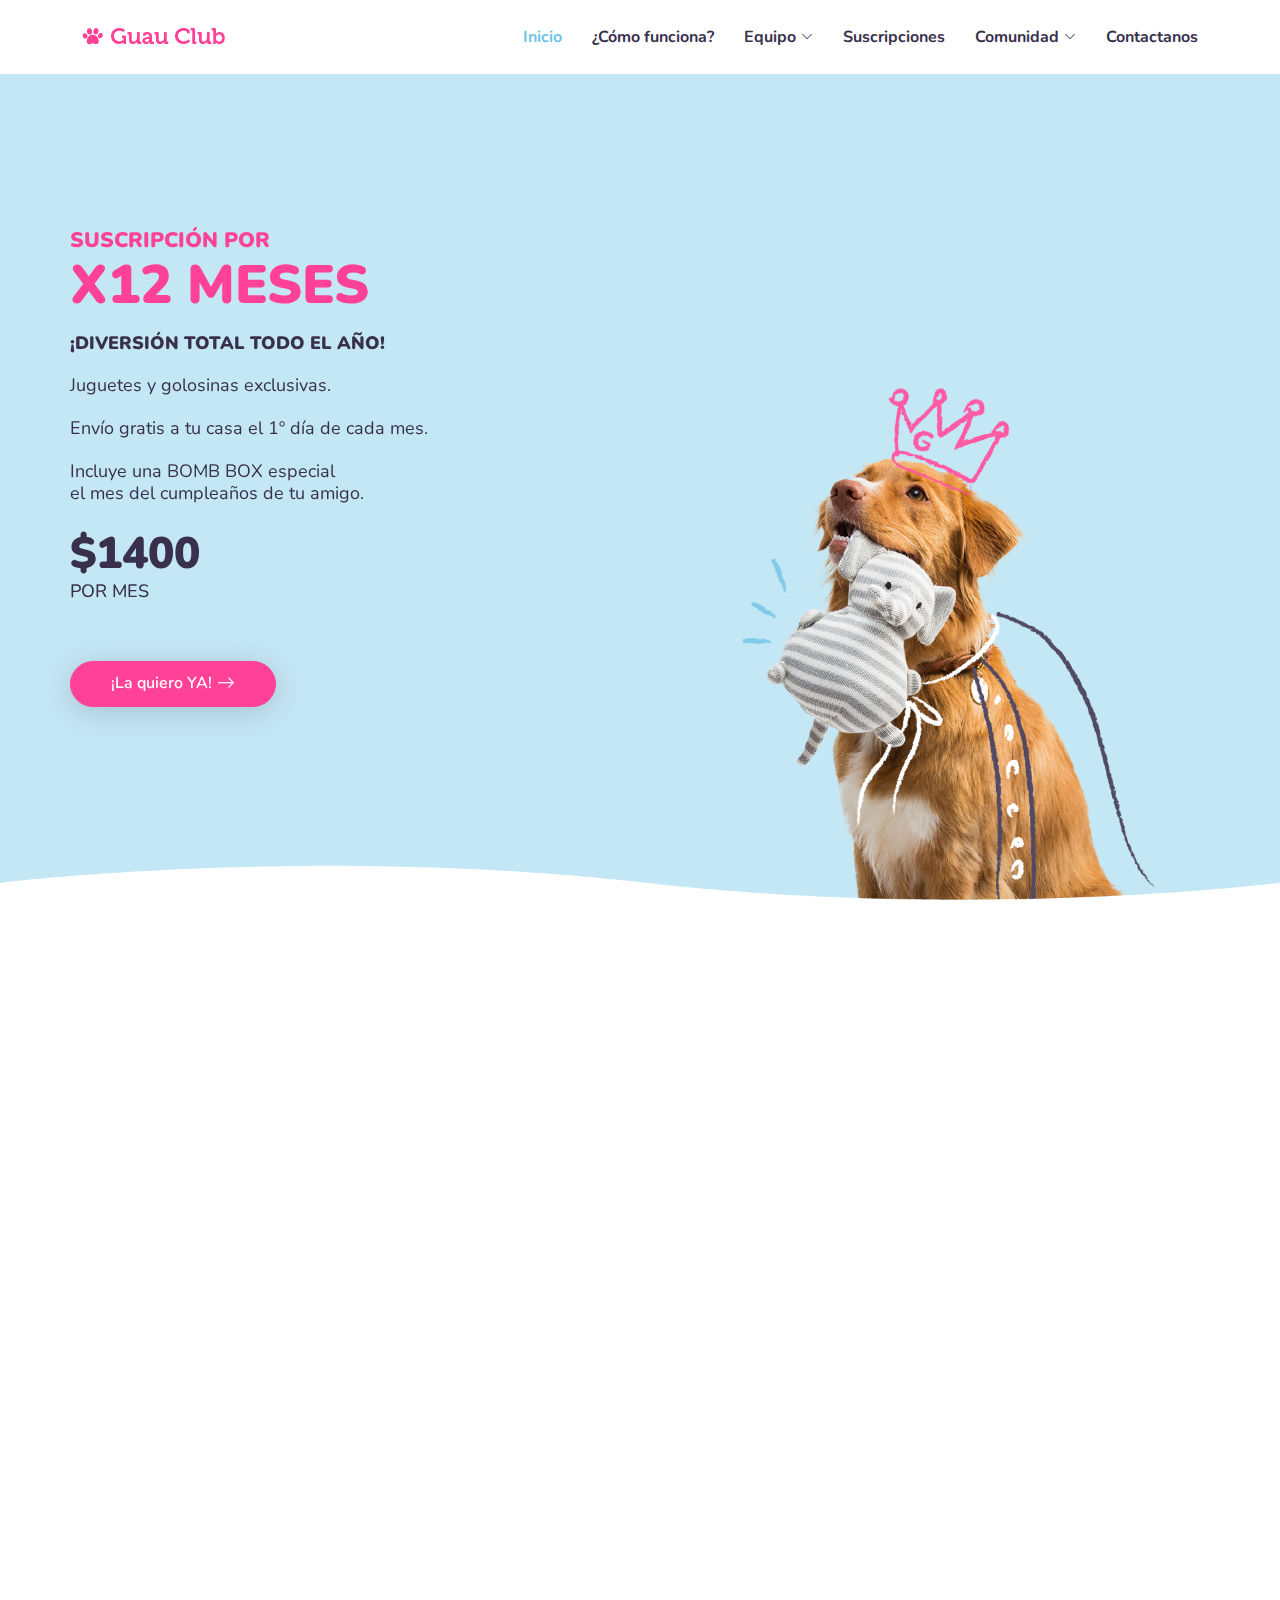
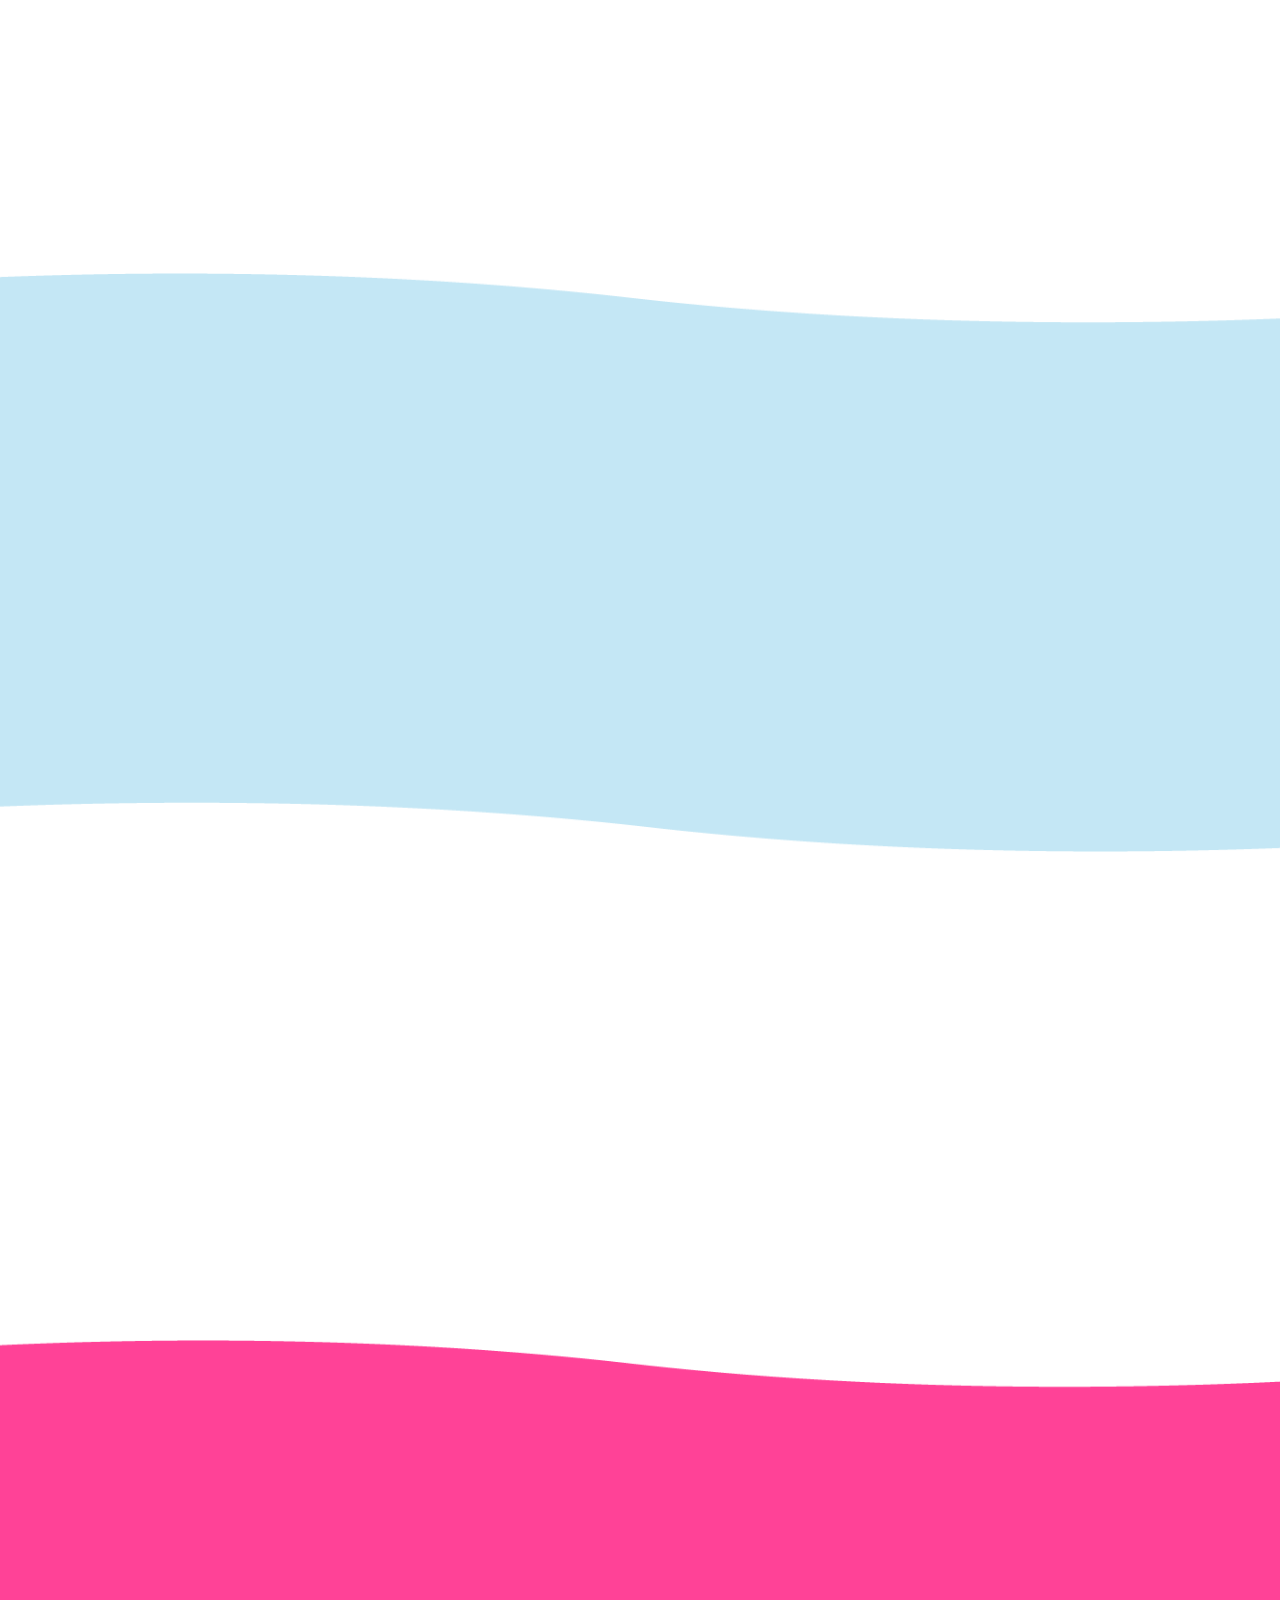
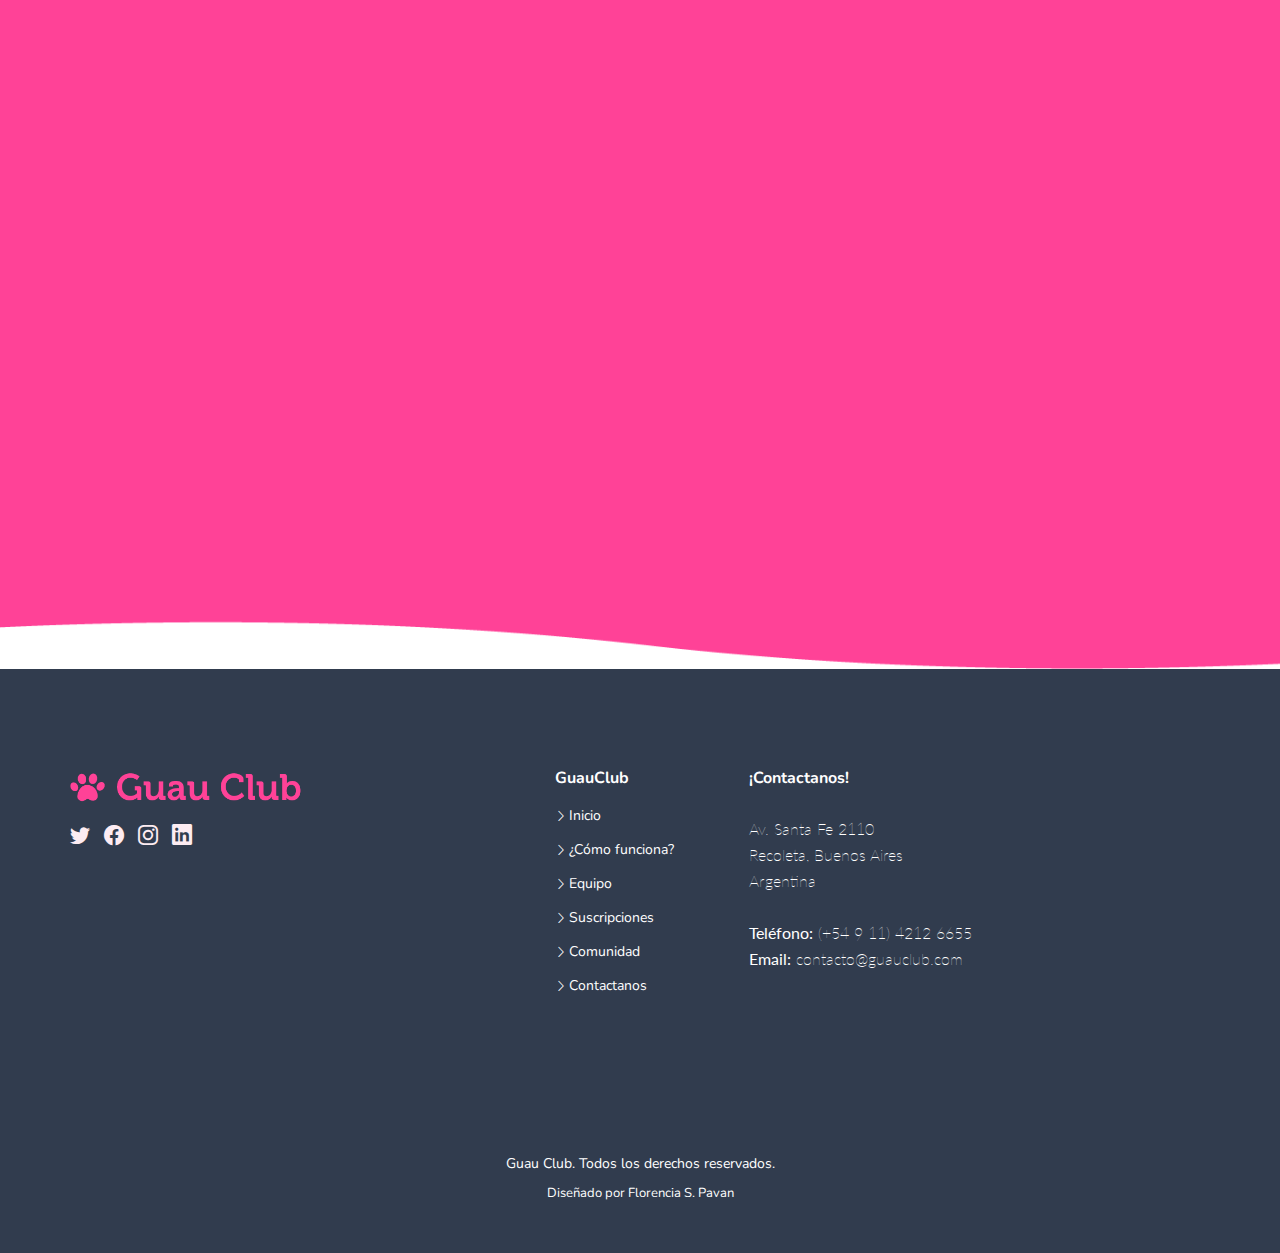
<file: detalle.html>
<!DOCTYPE html>
<html lang="en">

<head>
  <meta charset="utf-8">
  <meta content="width=device-width, initial-scale=1.0" name="viewport">

  <title>Guau Club, Florencia Pavan - Index</title>
  <meta content="" name="description">

  <meta content="" name="keywords">

  <!-- Favicons -->
  <link href="assets/img/favicon.png" rel="icon">
  <link href="assets/img/apple-touch-icon.png" rel="apple-touch-icon">

  <!-- Google Fonts -->
  <link href="https://fonts.googleapis.com/css?family=Nunito:300,300i,400,400i,600,600i,700,700i|Nunito:300,300i,400,400i,600,600i,700,700i,900|Lato:300,300i,400,400i,500,500i,600,600i,700,700i" rel="stylesheet">

  <!-- Vendor CSS Files -->
  <link href="assets/vendor/bootstrap/css/bootstrap.min.css" rel="stylesheet">
  <link href="assets/vendor/bootstrap-icons/bootstrap-icons.css" rel="stylesheet">
  <link href="assets/vendor/aos/aos.css" rel="stylesheet">
  <link href="assets/vendor/remixicon/remixicon.css" rel="stylesheet">
  <link href="assets/vendor/swiper/swiper-bundle.min.css" rel="stylesheet">
  <link href="assets/vendor/glightbox/css/glightbox.min.css" rel="stylesheet">

  <!-- Template Main CSS File -->
  <link href="assets/css/style.css" rel="stylesheet">

  <!-- =======================================================
  * Template Name: FlexStart - v1.4.0
  * Template URL: https://bootstrapmade.com/flexstart-bootstrap-startup-template/
  * Author: BootstrapMade.com
  * License: https://bootstrapmade.com/license/
  ======================================================== -->
</head>

<body>

  <!-- ======= Header ======= -->
  <header id="header" class="header fixed-top">
    <div class="container-fluid container-xl d-flex align-items-center justify-content-between">

      <a href="index.html" class="logo d-flex align-items-center">
        <img src="assets/img/logo.png" alt="">
     </a>

      <nav id="navbar" class="navbar">
        <ul>
          <li><a class="nav-link scrollto active" href="#hero">Inicio</a></li>
          <li><a class="nav-link scrollto" href="#pasos">¿Cómo funciona?</a></li>
          <li class="dropdown"><a href="#"><span>Equipo</span> <i class="bi bi-chevron-down"></i></a>
            <ul>
              <li><a class="nav-link scrollto" href="#nosotras">¿Quiénes somos?</a></li>
              <li><a class="nav-link scrollto" href="#elegirnos">¿Por qué elegirnos?</a></li>
              <li><a class="nav-link scrollto" href="#veterinario">Dr. Romero</a></li>
            </ul>
          </li>
          <li><a class="nav-link scrollto" href="#suscripciones">Suscripciones</a></li>
          <li class="dropdown"><a href="#"><span>Comunidad</span> <i class="bi bi-chevron-down"></i></a>
            <ul>
              <li><a class="nav-link scrollto" href="#redes">Redes</a></li>
              <li><a class="nav-link scrollto" href="#testimoniales">Testimoniales</a></li>
            </ul>
          </li>
          <li><a class="nav-link scrollto" href="#contacto">Contactanos</a></li>
       </ul>
        <i class="bi bi-list mobile-nav-toggle"></i>
      </nav><!-- .navbar -->

    </div>
  </header><!-- End Header -->

  <!-- ======= Hero Section ======= -->
  <section id="hero" class="hero d-flex align-items-center">
  
      <div class="container">
          <div class="row">
            <div class="col-lg-6 d-flex flex-column justify-content-center">
              <div class="detalle">
                <h2 data-aos="fade-up" data-aos-delay="400">SUSCRIPCIÓN POR</h2>
                <h1 data-aos="fade-up">X12 MESES</h1>
                <h3 data-aos="fade-up" data-aos-delay="400">¡DIVERSIÓN TOTAL TODO EL AÑO!</h3>
                <h4 data-aos="fade-up" data-aos-delay="400">Juguetes y golosinas exclusivas.<br><br>Envío gratis a tu casa el 1º día de cada mes.<br><br>Incluye una BOMB BOX especial<br>el mes del cumpleaños de tu amigo.</h4><br>
                <h5 data-aos="fade-up">$1400</h5>
                <h6 data-aos="fade-up">POR MES</h6>
                <div data-aos="fade-up" data-aos-delay="600">
                  <div class="text-center text-lg-start">
                    <a href="index.html" class="btn-get-started scrollto d-inline-flex align-items-center justify-content-center align-self-center">
                      <span>¡La quiero YA!</span>
                      <i class="bi bi-arrow-right"></i>
                    </a>
                  </div>
                </div>
              </div>
            </div>
          </div>
        </div>
      </div>


  </section><!-- End Hero -->

  <main id="main">
   
    <!-- ======= JUGUETES - COMIDA - ACCESORIOS ======= -->
    <section id="recent-blog-posts" class="recent-blog-posts">

      <div class="container" data-aos="fade-up">

        <header class="section-header">
          <h2>Contenido</h2><br>
          <h1>¿QUÉ VAS A ENCONTRAR EN TU #GUAUBOX?</h1>
        </header>

        <div class="row">

          <div class="col-lg-4">
            <div class="post-box">
              <div class="post-img"><img src="assets/img/blog/blog-1.png" class="img-fluid" alt=""></div>
              <h3 class="post-title">Exquisitas golosinas</h3>
              <p>Alimentos de la mejor calidad previamente testeados y aprobados por profesionales.</p>
              <a href="index.html" class="conoce"><span>Conocé más</span> <i class="bi bi-arrow-right"></i></a>
            </div>
          </div>

          <div class="col-lg-4">
            <div class="post-box">
              <div class="post-img"><img src="assets/img/blog/blog-2.png" class="img-fluid" alt=""></div>
              <h3 class="post-title">Juguetes exclusivos</h3>
              <p>Provenientes de las mejores boutiques de mascotas nacionales e internacionales.</p>
              <a href="index.html" class="conoce"><span>Conocé más</span> <i class="bi bi-arrow-right"></i></a>
            </div>
          </div>

          <div class="col-lg-4">
            <div class="post-box">
              <div class="post-img"><img src="assets/img/blog/blog-3.png" class="img-fluid" alt=""></div>
              <h3 class="post-title">Accesorios indispensables</h3>
              <p>Para que continúes mimando a tu príncipe tal y cómo se lo merece.</p>
              <a href="index.html" class="conoce"><span>Conocé más</span> <i class="bi bi-arrow-right"></i></a>
            </div>
          </div>

          <a href="index.html" class="btn-get-started scrollto d-inline-flex align-items-center justify-content-center align-self-center">
            <span>¡Personalizá tu caja!</span>
          </a>

        </div>

      </div>

    </section><!-- End JUGUETES - COMIDA - ACCESORIOS Section -->

    <!-- ======= N* GUAU BENEFICIOS Section ======= -->
    <section id="beneficios" class="beneficios">

      <div class="container" data-aos="fade-up">

        <header class="section-header">
          <h2>Beneficios</h2><br>
          <h1>¡APROVECHÁ LOS #GUAUBENEFICIOS!</h1>
        </header>

        <div class="row">

          <div class="col-lg-4">
            <div class="box" data-aos="fade-up" data-aos-delay="200">
              <img src="assets/img/beneficio-1.png" class="img-fluid" alt="">
              <p>de descuento por mercado pago</p>
            </div>
          </div>

          <div class="col-lg-4 mt-4 mt-lg-0">
            <div class="box" data-aos="fade-up" data-aos-delay="400">
              <img src="assets/img/beneficio-2.png" class="img-fluid" alt="">
              <p>de descuento en tu 1era suscripción</p>
            </div>
          </div>

          <div class="col-lg-4 mt-4 mt-lg-0">
            <div class="box" data-aos="fade-up" data-aos-delay="600">
              <img src="assets/img/beneficio-3.png" class="img-fluid" alt="">
              <p>2 sopresas de regalo en 1era suscrcipción</p>
            </div>
          </div>

        </div>

      </div>

    </section><!-- N* GUAU BENEFICIOS Section -->

    <!-- ======= METODOS DE PAGO Section ======= -->
    <section id="counts" class="counts">
      <div class="container" data-aos="fade-up">

        <header class="section-header">
          <h1>MÉTODOS DE PAGO</h1>
        </header>

        <div class="row gy-4">

          <div class="col-lg-3 col-md-6">
            <div class="count-box">
              <img src="assets/img/pagos-1.png" class="img-fluid" alt="">
              <div>
                <h3 class="post-title">Tarjeta de débito</h3>
                <p>Todos los bancos</p>
              </div>
            </div>
          </div>

          <div class="col-lg-3 col-md-6">
            <div class="count-box">
              <img src="assets/img/pagos-2.png" class="img-fluid" alt="">
              <div>
                <h3 class="post-title">Tarjeta de crédito</h3>
                <p>Todos los bancos</p>
              </div>
            </div>
          </div>

          <div class="col-lg-3 col-md-6">
            <div class="count-box">
              <img src="assets/img/pagos-3.png" class="img-fluid" alt="">
              <div>
                <h3 class="post-title">Mercado<br>Pago</h3>
                <p>Sin intereses</p>
              </div>
            </div>
          </div>

          <div class="col-lg-3 col-md-6">
            <div class="count-box">
              <img src="assets/img/pagos-4.png" class="img-fluid" alt="">
              <div>
                <h3 class="post-title">Transferencia<br>Bancaria</h3>
                <p>Todos los bancos</p>
              </div>
            </div>
          </div>

        </div>

      </div>
    </section><!-- End METODOS DE PAGO Section -->

    
       <!-- ======= Suscripciones Section ======= -->
    <section id="pricing" class="pricing">

      <div class="container" data-aos="fade-up">

        <header class="section-header">
          <h2>Suscripciones</h2><br>
          <h1>HACÉ QUE TU AMIGO LANCE UN «¡GUAU!» DE FELICIDAD</h1>
        </header>

        <div class="row gy-4" data-aos="fade-left">

          <div class="col-lg-6 col-md-4" data-aos="zoom-in" data-aos-delay="200">
            <div class="detalle">
              <div class="box">
                <img src="assets/img/tarjeta-1.png" class="img-fluid" alt="">
                <h3 style="color: #ff4297;">x1 MES</h3>
                <ul>
                  <h4>DALE UN GUSTITO A TU MASCOTA</h4>
                  <li>Envío gratis a tu casa</li>
                  <li>Llega en 48h hábiles</li>
                  <li>Incluye un cupón de descuento<br>para tu próxima suscripción</li>
                  <li> </li>
                  <li> </li>
                  <div class="price">$2300</div>
                  <div class="price"><span>CAJA ÚNICA</span></div>
                </ul>
                <a href="index.html" class="btn-buy">¡Me gusta!</a>
              </div>
            </div>
          </div>

          <div class="col-lg-6 col-md-4" data-aos="zoom-in" data-aos-delay="200">
            <div class="box">
              <img src="assets/img/tarjeta-2.png" class="img-fluid" alt="">
              <h3 style="color: #ff4297;">x6 MESES</h3>
              <ul>
                <h4>CREÁ MOMENTOS DE ALEGRÍA</h4>
                <li>Envío gratis a tu casa</li>
                <li>Llega el 1º de cada mes</li>
                <li>Incluye 1 accesorio exclusivo<br>a elección en tu primera caja</li>
                <li> </li>
                <li> </li>
                <div class="price">$1900</div>
                <div class="price"><span>POR MES</span></div>
              </ul>
              <a href="index.html" class="btn-buy">¡Me encanta!</a>
            </div>
          </div>
        </div>
      </div>
    </section><!-- End Suscripciones Section -->

  
  <!-- ======= Footer ======= -->
  <footer id="footer" class="footer">

    <div class="footer-top">
      <div class="container">
        <div class="row gy-4">
          <div class="col-lg-5 col-md-12 footer-info">
            <a href="index.html" class="logo d-flex align-items-center">
              <img src="assets/img/logo-footer.png" alt="">
            </a>
              <div class="social-links mt-3">
              <a href="index.html" class="twitter"><i class="bi bi-twitter"></i></a>
              <a href="index.html" class="facebook"><i class="bi bi-facebook"></i></a>
              <a href="index.html" class="instagram"><i class="bi bi-instagram bx bxl-instagram"></i></a>
              <a href="index.html" class="linkedin"><i class="bi bi-linkedin bx bxl-linkedin"></i></a>
            </div>
          </div>

          <div class="col-lg-2 col-6 footer-links">
            <h4>GuauClub</h4>
            <ul>
              <li><i class="bi bi-chevron-right"></i> <a href="index.html">Inicio</a></li>
              <li><i class="bi bi-chevron-right"></i> <a href="index.html">¿Cómo funciona?</a></li>
              <li><i class="bi bi-chevron-right"></i> <a href="index.html">Equipo</a></li>
              <li><i class="bi bi-chevron-right"></i> <a href="index.html">Suscripciones</a></li>
              <li><i class="bi bi-chevron-right"></i> <a href="index.html">Comunidad</a></li>
              <li><i class="bi bi-chevron-right"></i> <a href="index.html">Contactanos</a></li>
            </ul>
          </div>

         <div class="col-lg-3 col-md-12 footer-contact text-center text-md-start">
            <h4>¡Contactanos!</h4>
            <p>
              Av. Santa Fe 2110<br>
              Recoleta, Buenos Aires<br>
              Argentina<br><br>
              <strong>Teléfono:</strong> (+54 9 11) 4212 6655<br>
              <strong>Email:</strong> contacto@guauclub.com<br>
            </p>

          </div>

        </div>
      </div>
    </div>

    <div class="container">
      <div class="copyright">
        <span>Guau Club</span></strong>. Todos los derechos reservados.
      </div>
      <div class="credits">
        Diseñado por Florencia S. Pavan 
      </div>
    </div>
  </footer>

  <!-- End Footer -->

  <a href="#" class="back-to-top d-flex align-items-center justify-content-center"><i class="bi bi-arrow-up-short"></i></a>

  <!-- Vendor JS Files -->
  <script src="assets/vendor/bootstrap/js/bootstrap.bundle.js"></script>
  <script src="assets/vendor/aos/aos.js"></script>
  <script src="assets/vendor/php-email-form/validate.js"></script>
  <script src="assets/vendor/swiper/swiper-bundle.min.js"></script>
  <script src="assets/vendor/purecounter/purecounter.js"></script>
  <script src="assets/vendor/isotope-layout/isotope.pkgd.min.js"></script>
  <script src="assets/vendor/glightbox/js/glightbox.min.js"></script>

  <!-- Template Main JS File -->
  <script src="assets/js/main.js"></script>

</body>

</html>
</file>
<file: assets/css/style.css>
/*--------------------------------------------------------------
# General
--------------------------------------------------------------*/
:root {
  scroll-behavior: smooth;
}

body {
  font-family: "Nunito", sans-serif;
  color: #313c4e;
}

a {
  color: #313c4e;
  text-decoration: none;
}

a:hover {
  color: #313c4e;
  text-decoration: none;
}

h1, h2, h3, h4, h5, h6 {
  font-family: "Nunito", sans-serif;
}

p {
  font-family: "Lato", sans-serif;
  color: #39304e;
}

/*--------------------------------------------------------------
# Sections
--------------------------------------------------------------*/
section {
  padding: 60px 0;
  overflow: hidden;
}

/*--------------------------------------------------------------
#       Secciones h1
--------------------------------------------------------------*/

.section-header {
  text-align: center;
  padding-bottom: 40px;
}

/*--------------------------------------------------------------
#       Secciones h2
--------------------------------------------------------------*/


.section-header h2 {
  font-size: 20px;
  letter-spacing: 1px;
  font-weight: 500;
  margin: 0;
  color: #39304e;
  text-transform: initial;
}

/*--------------------------------------------------------------
#       Secciones parrafo
--------------------------------------------------------------*/

.section-header p {
  font-family: "Lato", sans-serif;
  margin: 10px 0 0 0;
  padding: 0;
  font-size: 38px;
  line-height: 42px;
  font-weight: 700;
  color: #313c4e;
}

@media (max-width: 768px) {
  .section-header p {
    font-size: 28px;
    line-height: 32px;
  }
}

/*--------------------------------------------------------------
# Breadcrumbs
--------------------------------------------------------------*/
.breadcrumbs {
  padding: 15px 0;
  background: #ff4297;
  min-height: 40px;
  margin-top: 82px;
  color: #fff;
}

@media (max-width: 992px) {
  .breadcrumbs {
    margin-top: 57px;
  }
}

.breadcrumbs h2 {
  font-size: 28px;
  font-weight: 500;
}

.breadcrumbs ol {
  display: flex;
  flex-wrap: wrap;
  list-style: none;
  padding: 0 0 10px 0;
  margin: 0;
  font-size: 14px;
}

.breadcrumbs ol a {
  color: #ff4297;
  transition: 0.3s;
}

.breadcrumbs ol a:hover {
  text-decoration: underline;
}

.breadcrumbs ol li + li {
  padding-left: 10px;
}

.breadcrumbs ol li + li::before {
  display: inline-block;
  padding-right: 10px;
  color: #313c4e;
  content: "/";
}

/*--------------------------------------------------------------
# Botón de volver para arriba
--------------------------------------------------------------*/
.back-to-top {
  position: fixed;
  visibility: hidden;
  opacity: 0;
  right: 15px;
  bottom: 15px;
  z-index: 99999;
  background: #ff4297; 
  width: 40px;
  height: 40px;
  border-radius: 100px;
  transition: all 0.4s;
}

.back-to-top i {
  font-size: 24px;
  color: #ffffff;
  line-height: 0;
}

.back-to-top:hover {
  background: #b2095e;
  color: #ffffff;
}

.back-to-top.active {
  visibility: visible;
  opacity: 1;
}

/*--------------------------------------------------------------
# Disable aos animation delay on mobile devices
--------------------------------------------------------------*/
@media screen and (max-width: 768px) {
  [data-aos-delay] {
    transition-delay: 0 !important;
  }
}

/*-----------------------------------------------------------------------------------------------------------
# Header general
-----------------------------------------------------------------------------------------------------------*/
.header {
  background: #fff;
  transition: all 0.5s;
  z-index: 997;
  padding: 15px 0;
}

.header.header-scrolled {
  background: #fff;
  padding: 15px 0;
  box-shadow: 0px 2px 20px rgba(1, 41, 112, 0.1);
}

.header .logo {
  line-height: 0;

}

/*--------------------------------------------------------------------------------------------------------------------------------------------------------
# Menu de navegación
--------------------------------------------------------------------------------------------------------------------------------------------------------*/
/**
* Desktop Navigation 
*/
.navbar {
  padding: 0;
}

.navbar ul {
  margin: 0;
  padding: 0;
  display: flex;
  list-style: none;
  align-items: center;
}

.navbar li {
  position: relative;
}

.navbar a, .navbar a:focus {
  display: flex;
  align-items: center;
  justify-content: space-between;
  padding: 10px 0 10px 30px;
  font-family: "Nunito", sans-serif;
  font-size: 16px;
  font-weight: 700;
  color: #39304e;
  white-space: nowrap;
  transition: 0.3s;
}

.navbar a i, .navbar a:focus i {
  font-size: 12px;
  line-height: 0;
  margin-left: 5px;
}

.navbar a:hover, .navbar .active, .navbar .active:focus, .navbar li:hover > a {
  color: #6cc4e6;

}

.navbar .dropdown ul {
  display: block;
  position: absolute;
  left: 14px;
  top: calc(100% + 30px);
  margin: 0;
  padding: 10px 0;
  z-index: 99;
  opacity: 0;
  visibility: hidden;
  background: #fff;
  box-shadow: 0px 0px 30px rgba(127, 137, 161, 0.25);
  transition: 0.3s;
  border-radius: 4px;
}

.navbar .dropdown ul li {
  min-width: 200px;
}

.navbar .dropdown ul a {
  padding: 10px 20px;
  font-size: 15px;
  text-transform: none;
  font-weight: 600;
}

.navbar .dropdown ul a i {
  font-size: 12px;
}

.navbar .dropdown ul a:hover, .navbar .dropdown ul .active:hover, .navbar .dropdown ul li:hover > a {
  color: #6cc4e6;
}

.navbar .dropdown:hover > ul {
  opacity: 1;
  top: 100%;
  visibility: visible;
}

.navbar .dropdown .dropdown ul {
  top: 0;
  left: calc(100% - 30px);
  visibility: hidden;
}

.navbar .dropdown .dropdown:hover > ul {
  opacity: 1;
  top: 0;
  left: 100%;
  visibility: visible;
}

@media (max-width: 1366px) {
  .navbar .dropdown .dropdown ul {
    left: -90%;
  }
  .navbar .dropdown .dropdown:hover > ul {
    left: -100%;
  }
}

/**
* Header - Mobile Navigation 
*/
.mobile-nav-toggle {
  color: #39304e;
  font-size: 28px;
  cursor: pointer;
  display: none;
  line-height: 0;
  transition: 0.5s;
}

.mobile-nav-toggle.bi-x {
  color: #fff;
}

@media (max-width: 991px) {
  .mobile-nav-toggle {
    display: block;
  }
  .navbar ul {
    display: none;
  }
}

.navbar-mobile {
  position: fixed;
  overflow: hidden;
  top: 0;
  right: 0;
  left: 0;
  bottom: 0;
  background: rgba(1, 22, 61, 0);
  transition: 0.3s;
}

.navbar-mobile .mobile-nav-toggle {
  position: absolute;
  top: 15px;
  right: 15px;
}

.navbar-mobile ul {
  display: block;
  position: absolute;
  top: 55px;
  right: 15px;
  bottom: 15px;
  left: 15px;
  padding: 10px 0;
  border-radius: 10px;
  background-color: #fff;
  overflow-y: auto;
  transition: 0.3s;
}

.navbar-mobile a {
  padding: 10px 20px;
  font-size: 15px;
  color: #012970;
}

.navbar-mobile a:hover, .navbar-mobile .active, .navbar-mobile li:hover > a {
  color: #6cc4e6;
}

.navbar-mobile .dropdown ul {
  position: static;
  display: none;
  margin: 10px 20px;
  padding: 10px 0;
  z-index: 99;
  opacity: 1;
  visibility: visible;
  background: #fff;
  box-shadow: 0px 0px 30px rgba(127, 137, 161, 0.25);
}

.navbar-mobile .dropdown ul li {
  min-width: 200px;
}

.navbar-mobile .dropdown ul a {
  padding: 10px 20px;
}

.navbar-mobile .dropdown ul a i {
  font-size: 12px;
}

.navbar-mobile .dropdown ul a:hover, .navbar-mobile .dropdown ul .active:hover, .navbar-mobile .dropdown ul li:hover > a {
  color: #6cc4e6;
}

.navbar-mobile .dropdown > .dropdown-active {
  display: block;
}

/*--------------------------------------------------------------------------------------------------------------------------------------------------------
# Index Page - PAGINA HOME
--------------------------------------------------------------------------------------------------------------------------------------------------------*/

/*-----------------------------------------------------------------------------------------------------------
# Hero 
-----------------------------------------------------------------------------------------------------------

/*
# Hero - fondo celeste
-*/
.hero {
  width: 100%;
  height: 100vh;
  background: url(../img/hero-bg.png) bottom center no-repeat;
  background-size: cover;
  background-attachment: unset !important;
}

.hero-mobile {
  width: 100%;
  height: 100vh;
  background: url(../img/hero-bg.png) bottom center no-repeat;
  background-size: cover;
}

/*
# Hero - titulo h1 - Todo lo que tu príncipe merece
-*/

.hero h1 {
  margin: 0;
  font-size: 54px !important;
  font-weight: 900 !important;
  color: #39304e;
}

/*
# Hero - titulo h2 - Juguetes y golosinas exclusivas para tu perro entregadas mes a mes en la puerta de tu casa.
-*/

.hero h2 {
  color: #39304e !important;
  margin: 15px 0 0 0;
  font-size: 36px;
  font-weight: 400;
}

/*
# Hero - boton - quiero suscribirme - botón/forma
-*/

.hero .btn-get-started {
  margin-top: 30px;
  line-height: 0;
  height: 46px;
  padding: 15px 40px;
  border-radius: 100px;
  transition: 0.5s;
  color: #fff;
  background: #ff4297;
  box-shadow: 0px 5px 30px rgba(57, 47, 78, 0.2);
}

/*
# Hero - boton - quiero suscribirme - texto del boton
-*/

.hero .btn-get-started span {
  font-family: "Nunito", sans-serif;
  font-weight: 600;
  font-size: 16px;
}

.hero .btn-get-started i {
  margin-left: 5px;
  font-size: 18px;
  transition: 0.3s;
}

/*
# Hero - boton - quiero suscribirme - lo que sucede al pasar sobre el botón
-*/

.hero .btn-get-started i {
  line-height: 0;
  margin-left: 5px;
  font-size: 18px;
  transition: 0.3s;
}

.hero .btn-get-started:hover i {
  transform: translateX(5px);
}

.hero .btn-get-started:hover {
  transform: scale(105%);
}

.hero .hero-img {
  text-align: right;
}

@media (min-width: 1024px) {
  .hero {
    background-attachment: fixed;
  }
}

@media (max-width: 991px) {
  .hero {
    height: auto;
    padding: 120px 0 60px 0;
  }
  .hero .hero-img {
    text-align: bottom;
    margin-top: 80px;
  }
  .hero .hero-img img {
    width: 100%;
  }
}

@media (max-width: 768px) {
  .hero {
    text-align: center;
  }
  .hero h1 {
    font-size: 32px;
  }
  .hero h2 {
    font-size: 24px;
  }
  .hero .hero-img img {
    width: 100%;
  }
}

/*-----------------------------------------------------------------------------------------------------------
# Values - en tres simples pasos
-----------------------------------------------------------------------------------------------------------*/
/*
# Values - volanta h2 - ¿Cómo funciona?
-*/

.values h2 {
  font-size: 20px;
  font-weight: 500;
  color: #6cc4e6;
}

/*
# Values - titulo h1 - En tres simples pasos
-*/

.values h1 {
  font-size: 40px;
  font-weight: 900;
  color: #39304e;
}

/*
# Values - 3 columnas/boxes
-*/

.values .box {
  padding: 10px;
  text-align: center;
  transition: 0.3s;
  height: 100%;
}

.values .box img {
  padding: 20px 50px;
  transition: 0.5s;
  transform: scale(0.9);
}

.values .box h3 {
  font-size: 24px;
  color: #313c4e;
  font-weight: 900;
  margin-bottom: 10px;
}

.values .box:hover img {
  transform: scale(1);
}

/*-----------------------------------------------------------------------------------------------------------
# About - nosotras
-----------------------------------------------------------------------------------------------------------*/

/*
# About - volanta h2 - Nosotras
-*/

.about h2 {
  font-size: 20px;
  font-weight: 500;
  color: #6cc4e6;
}

/*
# About - titulo h1 - ¿Quiénes somos?
-*/

.about h1 {
  font-size: 40px;
  font-weight: 900;
  color: #39304e;
}

/*
# About - subtitulo h3 - SOMOS ROMINA Y ANDREA,LAS AMANTES Nº1 DE LOS PERROS.
-*/

.about h3 {
  font-size: 24px;
  font-weight: 900;
  color: #39304e;
  text-transform: uppercase;
}

/*
# About - párrafo p
-*/

.about p {
  margin: 15px 0 30px 0;
  line-height: 24px;
}

/*
# About - boton conce mas sobre nuestra trayectoria
-*/

.about .conocenos {
  color: #6cc4e6;
  display: inline-flex;
  align-items: center;
  justify-content: center;
  font-weight: 500;
  font-size: 16px;
}

.about .conocenos i {
  line-height: 0;
  margin-left: 5px;
  font-size: 18px;
}

.about .conocenos i {
  margin-left: 5px;
  font-size: 18px;
  transition: 0.3s;
}

.about .conocenos:hover i {
  transform: translateX(5px);
}

/*-----------------------------------------------------------------------------------------------------------
# Features - porqué elegirnos
-----------------------------------------------------------------------------------------------------------*/

/*
# Features - titulo h1 - ¿Por qué elegirnos?
-*/

.features h1 {
  font-family: Nunito;
  font-size: 40px;
  font-weight: 900;
  color: #39304e;
}

/*
# Features - listado 6 items - estructura
-*/

.features .feature-box {
  padding: 10px 20px;
  transition: 0.3s;
  height: 100%;
}

/*
# Features - listado 6 items - textos h3
-*/

.features .feature-box h3 {
  font-family: Lato;
  font-size: 18px;
  color: #39304e;
  font-weight: 500;
  margin: 0;
}


/*
# Features - listado 6 items - qué sucede al pasar por encima
-*/

.features .feture-tabs {
  margin-top: 120px;
}

.features .feture-tabs h3 {
  color: #012970;
  font-weight: 700;
  font-size: 32px;
  margin-bottom: 10px;
}

/*-----------------------------------------------------------------------------------------------------------
# Pricing - suscripciones
-----------------------------------------------------------------------------------------------------------*/

/*
# Pricing - fondo
-*/

.pricing {
  background: url(../img/suscripciones-bg.png) bottom center no-repeat;
  background-size: cover;
}

.pricing-mobile {
  background: url(../img/suscripciones-bg.png) bottom center no-repeat;
  background-size: cover;
}


/*
# Pricing - cajas contenedoras
-*/
.pricing .box {
  padding: 40px 20px;
  background: #fff;
  text-align: center;
  box-shadow: 0px 0 30px rgba(57, 47, 78, 0.2);
  border-radius: 20px;
  position: relative;
  overflow: hidden;
  transition: 0.3s;
}

/*
# Pricing - cajas contenedoras - qué sucede al pasar por encima
-*/

.pricing .box:hover {
  transform: scale(1.025);
  box-shadow: 0px 0 30px rgba(57, 47, 78, 0.2)
  }

/*
# Pricing - volanta h2 - Suscripciones
-*/

.pricing .section-header h2 {
  font-size: 20px;
  font-weight: 500;
  color: #c4e7f5;
}

/*
# Pricing - titulo h1 - hace que tu amigo lance un guau de felicidad
-*/

.pricing .section-header h1 {
  font-family: Nunito;
  font-size: 40px;
  font-weight: 900;
  color: #fff;
}

/**
* Pricing - imagenes de la box
*/

.pricing img {
  padding: 30px 40px;
}

/*
# Pricing - titulo h3 - x 1/6/12 meses
-*/

.pricing h3 {
  font-weight: 900;
  font-size: 42px;
  margin-bottom: 15px;
}

/*
# Pricing - titulo h4 - bajada
-*/

.pricing h4 {
  font-weight: 900;
  font-size: 16px;
}


/**
* Pricing - textos listado
*/

.pricing ul {
  font-family: Lato;
  padding: 0;
  list-style: none;
  color: #39304e;
  text-align: center;
  line-height: 26px;
  font-size: 16px;
  margin-bottom: 25px;
}

.pricing ul li {
  padding-bottom: 10px;
}

.pricing ul .na {
  color: #39304e;
  text-decoration: line-through;
}

/**
* Pricing - precios en $
*/

.pricing .price {
  font-size: 36px;
  color: #313c4e;
  font-weight: 900;
  font-family: "Nunito", sans-serif;
}

.pricing .price sup {
  font-size: 20px;
  top: -15px;
  left: -3px;
}

/**
* Pricing - Por mes
*/

.pricing .price span {
  color: #39304e;
  font-size: 16px;
  font-weight: 600;
}

/**
* botón ¡la quiero!
*/

.pricing .btn-buy {
  background: #ff4297;
  color: #fff;
  padding: 8px 40px 10px 40px;
  border-radius: 100px;
  transition: none;
  font-size: 16px;
  font-weight: 400;
  font-family: "Nunito", sans-serif;
  font-weight: 600;
  transition: 0.3s;
  border: 1px solid #ff4297;
}

.pricing .btn-buy:hover {
  display: inline-block;
  padding: 8px 40px 10px 40px;
  border-radius: 50px;
  background: #fff;
  color: #ff4297; 
}

.pricing .featured {
  width: 200px;
  position: absolute;
  top: 18px;
  right: -68px;
  transform: rotate(45deg);
  z-index: 1;
  font-size: 14px;
  padding: 1px 0 3px 0;
  background: #4154f1;
  color: #fff;
}

/*-----------------------------------------------------------------------------------------------------------
# Veterniario - veterinario
-----------------------------------------------------------------------------------------------------------*/

/*
# Veterinario - cita
-*/

.veterinario h5 {
  margin: 15px 0 30px 0;
  line-height: 24px;
  font-weight: 500;
  font-size: 16px;
  font-style: italic;
}

/*
# veterianrio - dr romero
-*/

.veterinario .doctor {
  color: #6cc4e6;
  display: inline-flex;
  align-items: center;
  justify-content: center;
  font-weight: 500;
  font-size: 16px;
}

.veterinario .doctor i {
  line-height: 0;
  margin-left: 5px;
  font-size: 18px;
}

/*
# veterianrio - conoce mas
-*/

.veterinario .conocenos {
  color: #6cc4e6;
  display: inline-flex;
  align-items: center;
  justify-content: center;
  font-weight: 500;
  font-size: 16px;
}

.veterinario .conocenos i {
  line-height: 0;
  margin-left: 5px;
  font-size: 18px;
  transition: 0.3s;
}

.veterinario .conocenos:hover i {
  transform: translateX(5px);
}


/*-----------------------------------------------------------------------------------------------------------
# Testimonals - testimoniales
-----------------------------------------------------------------------------------------------------------*/
/*
# testi - fondo
-*/

.testimonials {
  height: 800px;
  background: url(../img/testi-bg.png) bottom center no-repeat;
  background-size: cover;
}

.testimonials-mobile {
  background: url(../img/testi-bg.png) bottom center no-repeat;
  background-size: cover;
}

/*
# testimonials - volanta h2 - testimoniales
-*/

.testimonials h2 {
  font-size: 20px;
  font-weight: 500;
  color: #6cc4e6;
}

/*
# testimonials - titulo h1 - opiniones de quienes ya nos conocen
-*/

.testimonials h1 {
  font-size: 40px;
  font-weight: 900;
  color: #39304e;
}

/*
# testimonials - caja contenedora
-*/

.testimonials .testimonial-item {
  box-sizing: content-box;
  border-radius: 3%;
  padding: 30px;
  margin: 40px 30px;
  box-shadow: 0px 0 20px #f2f2f2;
  background: #fff;
  min-height: 320px;
  display: flex;
  flex-direction: column;
  text-align: center;
  transition: 0.3s;
}

/*
# testimonials - caja contenedora
-*/

.testimonials .testimonial-item .testimonial-img {
  width: 90px;
  border-radius: 50%;
  border: 4px solid #fff;
  margin: 0 auto;
}

/*
# testimonials - nombre
-*/

.testimonials .testimonial-item h3 {
  font-size: 18px;
  font-weight: bold;
  margin: 10px 0 5px 0;
  color: #313c4e;
}

/*
# testimonials - provincia
-*/

.testimonials .testimonial-item h4 {
  font-size: 14px;
  color: #39304e;
  margin: 0;
}

/*
# testimonials - cita
-*/

.testimonials .testimonial-item p {
  font-style: italic;
  margin: 0 auto 15px auto;
}

/*
# testimonials - swipe
-*/

.testimonials .swiper-pagination {
  margin-top: 20px;
  position: relative;
}

.testimonials .swiper-pagination .swiper-pagination-bullet {
  width: 12px;
  height: 12px;
  background-color: #fbebf1;
  opacity: 1;
  border: 1px solid #ff4297;
}

.testimonials .swiper-pagination .swiper-pagination-bullet-active {
  background-color: #ff4297;
}

.testimonials .swiper-slide {
  opacity: .3;
}

@media (max-width: 1199px) {
  .testimonials .swiper-slide-active {
    opacity: 1;
  }
  .testimonials .swiper-pagination {
    margin-top: 0;
  }
}

@media (min-width: 1200px) {
  .testimonials .swiper-slide-next {
    opacity: 1;
    transform: scale(1.12);
  }
}

/*-----------------------------------------------------------------------------------------------------------
# Portfolio
-----------------------------------------------------------------------------------------------------------*/
/*
# testi - fondo
-*/

.portfolio {
  background: url(../img/final-bg.png) bottom center no-repeat;
  background-size: cover;
}

.portfolio-mobile {
  background: url(../img/final-bg.png) bottom center no-repeat;
  background-size: cover;
}

/*
# portfolio - volanta h2 - redes
-*/

.portfolio h2 {
  font-size: 20px;
  font-weight: 500;
  color: #6cc4e6;
}

/*
# portfolio - titulo h1 - sumate a la familia guauclub
-*/

.portfolio h1 {
  font-size: 40px;
  font-weight: 900;
  color: #39304e;
}

/*
# portfolio - galeria
-*/

.portfolio .portfolio-wrap {
  transition: 0.3s;
  position: relative;
  overflow: hidden;
  z-index: 1;
}

.portfolio .portfolio-wrap::before {
  content: "";
  position: absolute;
  left: 30px;
  right: 30px;
  top: 30px;
  bottom: 30px;
  transition: all ease-in-out 0.3s;
  z-index: 2;
  opacity: 0;
}

.portfolio .portfolio-wrap img {
  transition: 1s;
}

.portfolio .portfolio-wrap .portfolio-info {
  opacity: 0;
  position: absolute;
  top: 0;
  left: 0;
  right: 0;
  bottom: 0;
  text-align: center;
  z-index: 3;
  transition: all ease-in-out 0.3s;
  display: flex;
  flex-direction: column;
  justify-content: center;
  align-items: center;
}

.portfolio .portfolio-wrap .portfolio-info::before {
  display: block;
  content: "";
  width: 48px;
  height: 48px;
  position: absolute;
  top: 35px;
  left: 35px;
  transition: all 0.5s ease 0s;
  z-index: 9994;
}

.portfolio .portfolio-wrap .portfolio-info::after {
  display: block;
  content: "";
  width: 48px;
  height: 48px;
  position: absolute;
  bottom: 35px;
  right: 35px;
  transition: all 0.5s ease 0s;
  z-index: 9994;
}

/*
# redes - botones de link
-*/

.portfolio .portfolio-wrap .portfolio-links {
  text-align: center;
  z-index: 4;
}

/*
# redes - botones de link - boton
-*/

.portfolio .portfolio-wrap .portfolio-links a {
  color: #fff;
  background: #ff4297;
  margin: 10px 2px;
  width: 36px;
  height: 36px;
  display: inline-flex;
  align-items: center;
  justify-content: center;
  border-radius: 50%;
  transition: 0.3s;
}

.portfolio .portfolio-wrap .portfolio-links a i {
  font-size: 24px;
  line-height: 0;
}

/*
# redes - que sucede al pasar x encima
-*/

.portfolio .portfolio-wrap .portfolio-links a:hover {
  background: #ff7bb6;
}

.portfolio .portfolio-wrap:hover img {
  transform: scale(1.1);
}

.portfolio .portfolio-wrap:hover::before {
  top: 0;
  left: 0;
  right: 0;
  bottom: 0;
  opacity: 1;
}

.portfolio .portfolio-wrap:hover .portfolio-info {
  opacity: 1;
}

.portfolio .portfolio-wrap:hover .portfolio-info::before {
  top: 15px;
  left: 15px;
}

.portfolio .portfolio-wrap:hover .portfolio-info::after {
  bottom: 15px;
  right: 15px;
}



/*-----------------------------------------------------------------------------------------------------------
# Contact
-----------------------------------------------------------------------------------------------------------*/
/*
# testi - fondo
-*/

.contact {
  background: url(../img/final-bg.png) bottom center no-repeat;
  background-size: cover;
}

.contact-mobile {
  background: url(../img/final-bg.png) bottom center no-repeat;
  background-size: cover;
}.

/*
# contacto - volanta h2 - contacto
-*/

.contact h2 {
  font-size: 20px;
  font-weight: 500;
  color: #6cc4e6;
}

/*
# contacto - titulo h1 - te quedo alguna duda? hablemos
-*/

.contact h1 {
  font-size: 40px;
  font-weight: 900;
  color: #39304e;
}

/*
# contacto - caja contenedora gral
-*/ 

.contact .php-email-form {
  background: #fdecf2;
  padding: 30px;
  height: 100%;
}

.contact .php-email-form .error-message {
  display: none;
  color: #fff;
  background: #ff4297;
  text-align: left;
  padding: 15px;
  margin-bottom: 24px;
  font-weight: 600;
}

.contact .php-email-form .sent-message {
  display: none;
  color: #fff;
  background: #ff4297;
  text-align: center;
  padding: 15px;
  margin-bottom: 24px;
  font-weight: 600;
}

.contact .php-email-form .loading {
  display: none;
  background: #fff;
  text-align: center;
  padding: 15px;
  margin-bottom: 24px;
}

.contact .php-email-form .loading:before {
  content: "";
  display: inline-block;
  border-radius: 50%;
  width: 24px;
  height: 24px;
  margin: 0 10px -6px 0;
  border: 3px solid #ff4297;
  -webkit-animation: animate-loading 1s linear infinite;
  animation: animate-loading 1s linear infinite;
}

.contact .php-email-form input, .contact .php-email-form textarea {
  border-radius: 0;
  box-shadow: none;
  font-size: 14px;
  border-radius: 0;
}

.contact .php-email-form input:focus, .contact .php-email-form textarea:focus {
  border-color: #ff4297;
}

.contact .php-email-form input {
  padding: 10px 15px;
}

.contact .php-email-form textarea {
  padding: 12px 15px;
}

.contact .php-email-form button[type="submit"] {
  background: #ff4297;
  border: 0;
  padding: 10px 30px;
  color: #fff;
  transition: 0.4s;
  border-radius: 100px;
}

/*
# contacto - boton - pasando sobre
-*/ 

.contact .php-email-form button[type="submit"]:hover {
  background: #ff7bb6;
}

@-webkit-keyframes animate-loading {
  0% {
    transform: rotate(0deg);
  }
  100% {
    transform: rotate(360deg);
  }
}

@keyframes animate-loading {
  0% {
    transform: rotate(0deg);
  }
  100% {
    transform: rotate(360deg);
  }
}

/*-----------------------------------------------------------------------------------------------------------
# Footer
-----------------------------------------------------------------------------------------------------------*/
.footer {
  background: #313c4e;
  padding: 0 0 30px 0;
  font-size: 14px;
}

.footer .footer-top {
  background: #313c4e
  background-size: contain;
  padding: 60px 0 30px 0;
}

@media (max-width: 992px) {
  .footer .footer-top {
    background-position: center bottom;
  }
}

.footer .footer-top .footer-info {
  margin-bottom: 30px;
}

.footer .footer-top .footer-info .logo {
  line-height: 0;
  margin-bottom: 15px;
}

.footer .footer-top .footer-info .logo img {
  max-height: 40px;
  margin-right: 6px;
}

.footer .footer-top .footer-info p {
  font-size: 14px;
  line-height: 24px;
  margin-bottom: 0;
  font-family: "Nunito", sans-serif;
  color: #fff;
}

/*
# footer - iconos rrss
-*/ 

.footer .footer-top .social-links a {
  font-size: 20px;
  display: inline-block;
  color: #fdecf2;
  line-height: 0;
  margin-right: 10px;
  transition: 0.3s;
}

.footer .footer-top .social-links a:hover {
  color: #6cc4e6;
}

/*
# footer - titulo guauclub + contactanos
-*/

.footer .footer-top h4 {
  font-size: 16px;
  font-weight: bold;
  color: #fff;
  position: relative;
  padding-bottom: 12px;
}

.footer .footer-top p {
  font-size: 16px;
  font-weight: lighter;
  color: #fff;
  position: relative;
  padding-bottom: 12px;
}


.footer .footer-top .footer-links {
  margin-bottom: 30px;
}

.footer .footer-top .footer-links ul {
  list-style: none;
  padding: 0;
  margin: 0;
}

.footer .footer-top .footer-links ul i {
  padding-right: 2px;
  color: #fff;
  font-size: 12px;
  line-height: 0;
}

.footer .footer-top .footer-links ul li {
  padding: 10px 0;
  display: flex;
  align-items: center;
}

.footer .footer-top .footer-links ul li:first-child {
  padding-top: 0;
}

.footer .footer-top .footer-links ul a {
  color: #fff;
  transition: 0.3s;
  display: inline-block;
  line-height: 1;
}

.footer .footer-top .footer-links ul a:hover {
  color: #6cc4e6;
}

.footer .footer-top .footer-contact p {
  line-height: 26px;
}

.footer .copyright {
  text-align: center;
  padding-top: 30px;
  color: #fff;
}

.footer .credits {
  padding-top: 10px;
  text-align: center;
  font-size: 13px;
  color: #fff;
}


/*--------------------------------------------------------------------------------------------------------------------------------------------------------
# PAGINA DE DETALLE
--------------------------------------------------------------------------------------------------------------------------------------------------------*/

/*-----------------------------------------------------------------------------------------------------------
# Hero detalle
-----------------------------------------------------------------------------------------------------------

/*
# Hero - fondo celeste
-*/
.hero {
  width: 100%;
  height: 100vh;
  background: url(../img/hero-bg.png) bottom center no-repeat;
  background-size: cover;
  background-attachment: unset !important;
}

.hero-mobile {
  width: 100%;
  height: 100vh;
  background: url(../img/hero-bg.png) bottom center no-repeat;
  background-size: cover;
}

/*
# Hero - titulo h1 
-*/

.hero .detalle h1 {
  margin: 0;
  font-size: 54px !important;
  font-weight: 900 !important;
  color: #ff4297 !important;
}

/*
# Hero - titulo h2
-*/

.hero .detalle h2 {
  color: #ff4297 !important;
  margin: 15px 0 0 0;
  font-size: 21px;
  font-weight: 900;
}

/*
# Hero - titulo h3 - ¡DIVERSIÓN TOTAL TODO EL AÑO!
-*/

.hero .detalle h3 {
  color: #39304e !important;
  margin: 15px 0 0 0;
  font-size: 18px;
  font-weight: 900;
}

/*
# Hero - titulo h4 - TEXT
-*/

.hero .detalle h4 {
  color: #39304e !important;
  margin: 20px 0 0 0;
  font-size: 18px;
  font-weight: 400;
}

/*
# Hero - titulo h1 
-*/

.hero .detalle h5 {
  margin: 0;
  font-size: 44px !important;
  font-weight: 900 !important;
  color: #39304e !important;
}

/*
# Hero - titulo h2
-*/

.hero .detalle h6 {
  color: #39304e !important;
  font-size: 18px;
  font-weight: 500;
}



/*
# Hero - boton - quiero suscribirme - botón/forma
-*/

.hero .btn-get-started {
  margin-top: 10px;
  line-height: 0;
  height: 46px;
  padding: 15px 40px;
  border-radius: 100px;
  transition: 0.5s;
  color: #fff;
  background: #ff4297;
  box-shadow: 0px 5px 30px rgba(57, 47, 78, 0.2);
}

/*
# Hero - boton - quiero suscribirme - texto del boton
-*/

.hero .btn-get-started span {
  font-family: "Nunito", sans-serif;
  font-weight: 600;
  font-size: 16px;
}

.hero .btn-get-started i {
  margin-left: 5px;
  font-size: 18px;
  transition: 0.3s;
}

/*
# Hero - boton - quiero suscribirme - lo que sucede al pasar sobre el botón
-*/

.hero .btn-get-started i {
  line-height: 0;
  margin-left: 5px;
  font-size: 18px;
  transition: 0.3s;
}

.hero .btn-get-started:hover i {
  transform: translateX(5px);
}

.hero .btn-get-started:hover {
  transform: scale(105%);
}

.hero .hero-img {
  text-align: right;
}

@media (min-width: 1024px) {
  .hero {
    background-attachment: fixed;
  }
}

@media (max-width: 991px) {
  .hero {
    height: auto;
    padding: 120px 0 60px 0;
  }
  .hero .hero-img {
    text-align: bottom;
    margin-top: 80px;
  }
  .hero .hero-img img {
    width: 100%;
  }
}

@media (max-width: 768px) {
  .hero {
    text-align: center;
  }
  .hero h1 {
    font-size: 32px;
  }
  .hero h2 {
    font-size: 24px;
  }
  .hero .hero-img img {
    width: 100%;
  }
}

/*-----------------------------------------------------------------------------------------------------------
# Recent Blog Posts - JUGUETES - COMIDA - ACCESORIOS
-----------------------------------------------------------------------------------------------------------*/
.recent-blog-posts .post-box {
  box-shadow: 0px 0 30px #f2f2f2;
  transition: 0.3s;
  height: 100%;
  overflow: hidden;
  padding: 30px;
  border-radius: 8px;
  position: relative;
  display: flex;
  flex-direction: column;
}

.recent-blog-posts .post-box .post-img {
  overflow: hidden;
  margin: -30px -30px 15px -30px;
  position: relative;
}

.recent-blog-posts .post-box .post-img img {
  transition: 0.5s;
}

.recent-blog-posts .post-box .post-date {
  font-size: 16px;
  font-weight: 600;
  color: rgba(1, 41, 112, 0.6);
  display: block;
  margin-bottom: 10px;
}

.recent-blog-posts .post-box .post-title {
  font-size: 24px;
  color: #012970;
  font-weight: 700;
  margin-bottom: 18px;
  position: relative;
  transition: 0.3s;
}

.recent-blog-posts .post-box .readmore {
  display: flex;
  align-items: center;
  font-weight: 600;
  line-height: 1;
  transition: 0.3s;
}

.recent-blog-posts .post-box .readmore i {
  line-height: 0;
  margin-left: 4px;
  font-size: 18px;
}

.recent-blog-posts .post-box:hover .post-img img {
  transform: rotate(2deg) scale(1.1);
}

/*
# container - boton - quiero suscribirme - botón/forma
-*/


.container .btn-get-started {
  margin-top: 50px !important;
  background: #ff4297;
  color: #fff;
  padding: 8px 40px 10px 40px;
  border-radius: 100px;
  transition: none;
  font-size: 16px;
  font-weight: 400;
  font-family: "Nunito", sans-serif;
  font-weight: 600;
  transition: 0.3s;
  border: 1px solid #ff4297;
  max-width: 250px;
  margin: auto;
  box-shadow: 0px 5px 30px rgba(57, 47, 78, 0.2);
}

.container .btn-get-started i {
  margin-left: 5px;
  font-size: 18px;
  transition: 0.3s;
}


/*
# container - boton - quiero suscribirme - texto del boton
-*/

.container .btn-get-started span {
  font-family: "Nunito", sans-serif;
  font-weight: 600;
  font-size: 16px;
}

.container .btn-get-started i {
  margin-left: 5px;
  font-size: 18px;
  transition: 0.3s;
}

/*
# container - boton - quiero suscribirme - lo que sucede al pasar sobre el botón
-*/

.container .btn-get-started i {
  line-height: 0;
  margin-left: 5px;
  font-size: 18px;
  transition: 0.3s;
}

.container .btn-get-started:hover i {
  transform: translateX(5px);
}

.container .btn-get-started:hover {
  transform: scale(105%);
}



/*
# blog - volanta h2 
-*/

.container h2 {
  font-size: 20px;
  font-weight: 500;
  color: #6cc4e6;
}

/*
# blog - titulo h1 
-*/

.container h1 {
  font-size: 40px;
  font-weight: 900;
  color: #39304e;
}

/*
# blog - subtitulo h3
-*/

.container h3 {
  font-size: 24px;
  font-weight: 900;
  color: #313c4e;
}

/*
# blog - párrafo p
-*/

.container p {
  margin: 15px 0 30px 0;
  line-height: 24px;
  color: #313c4e;
}

.container {
  padding: 40px 0 20px 0;
}

/*
# About - boton conce mas
-*/

.container .conoce {
  color: #6cc4e6;
  display: inline-flex;
  align-items: center;
  justify-content: left;
  font-weight: 500;
  font-size: 16px;
}

.container .conoce i {
  line-height: 0;
  margin-left: 5px;
  font-size: 18px;
}

.container .conoce i {
  margin-left: 5px;
  font-size: 18px;
  transition: 0.3s;
}

.container .conoce:hover i {
  transform: translateX(8px);
}

/*-----------------------------------------------------------------------------------------------------------
# beneficios - 20 5 2
-----------------------------------------------------------------------------------------------------------*/
.beneficios {
  background: url(../img/beneficio-bg.png) bottom center no-repeat;
  background-size: cover;
}
/*
# beneficios - volanta h2 - beneficios
-*/

.beneficios h2 {
  font-size: 20px;
  font-weight: 500;
  color: #ff4297;
}

/*
# beneficios - titulo h1 - guau beneficios
-*/

.beneficios h1 {
  font-size: 40px;
  font-weight: 900;
  color: #39304e;
}

/*
# beneficios - 3 
-*/

.beneficios .box {
  padding: 10px;
  text-align: center;
  transition: 0.3s;
  height: 100%;
}

.beneficios .box img {
  padding: 20px 50px;
  transition: 0.5s;
  transform: scale(0.9);
}

.beneficios .box h3 {
  font-size: 24px;
  color: #313c4e;
  font-weight: 900;
  margin-bottom: 10px;
}

.beneficios .box:hover img {
  transform: scale(1);
}

/*--------------------------------------------------------------
# Counts - metodos de pago
--------------------------------------------------------------*/


.counts {
  padding: 70px 0 60px;
}

.counts .count-box {
  display: flex;
  align-items: center;
  padding: 30px;
  width: 100%;
  background: #fff;
  box-shadow: 0px 0 30px #f2f2f2;
}

.counts .count-box i {
  font-size: 42px;
  line-height: 0;
  margin-right: 20px;
  color: #4154f1;
}

.counts .count-box span {
  font-size: 36px;
  display: block;
  font-weight: 600;
  color: #0b198f;
}

.counts .count-box p {
  padding: 0;
  margin: 0;
  font-family: "Nunito", sans-serif;
  font-size: 14px;
}


/*-----------------------------------------------------------------------------------------------------------
# Pricing - suscripciones
-----------------------------------------------------------------------------------------------------------*/



/*-----------------------------------------------------------------------------------------------------------
# F.A.Q
-----------------------------------------------------------------------------------------------------------*/
.faq .accordion-collapse {
  border: 0;
}

.faq .accordion-button {
  padding: 15px 15px 20px 0;
  font-weight: 600;
  border: 0;
  font-size: 18px;
  color: #444444;
  text-align: left;
}

.faq .accordion-button:focus {
  box-shadow: none;
}

.faq .accordion-button:not(.collapsed) {
  background: none;
  color: #4154f1;
  border-bottom: 0;
}

.faq .accordion-body {
  padding: 0 0 25px 0;
  border: 0;
}
</file>
